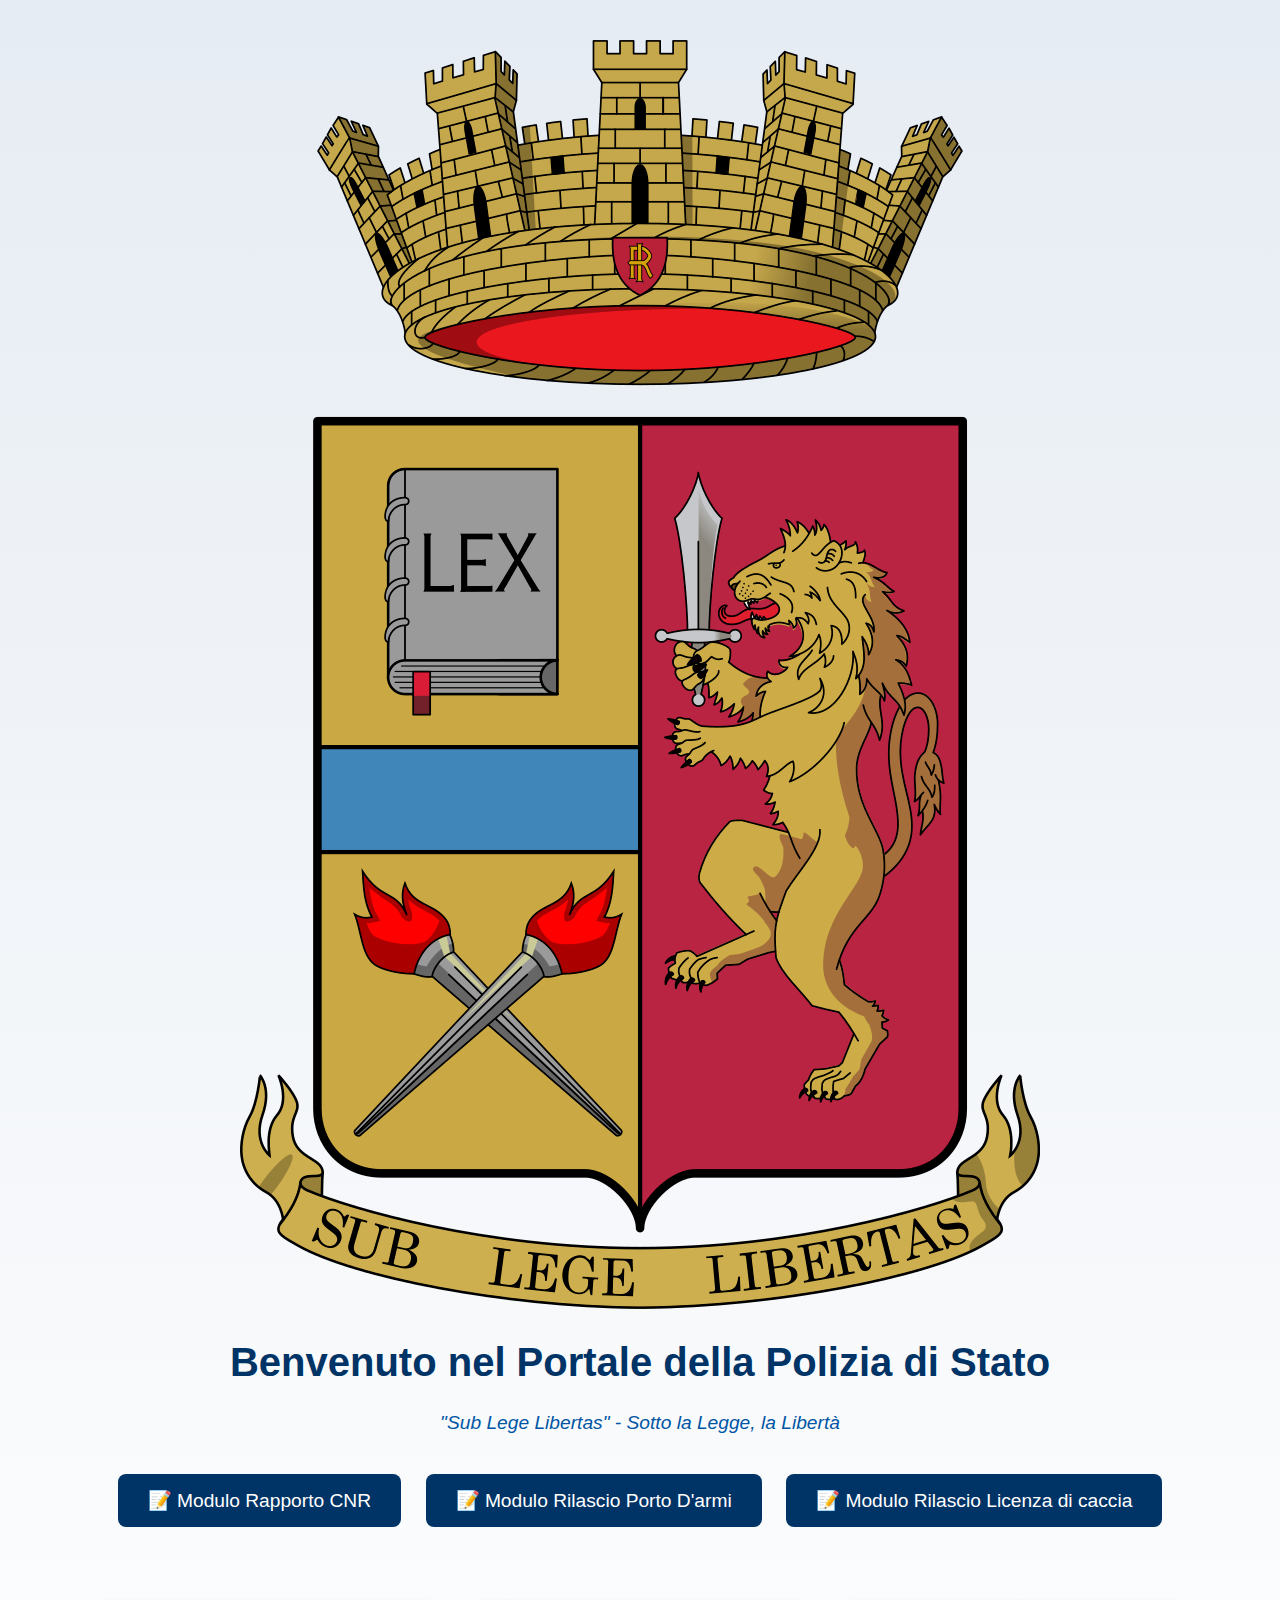
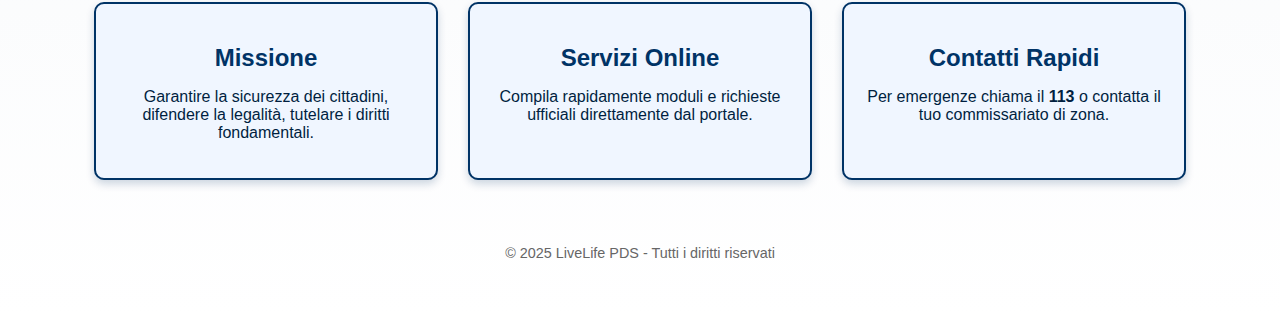
<file: index.html>
<!DOCTYPE html>
<html lang="it">
<head>
    <meta charset="UTF-8">
    <meta name="viewport" content="width=device-width, initial-scale=1.0">
    <title>Pagina Principale - PDS</title>
    <link rel="stylesheet" href="style.css">
</head>
<body>
    <div class="container">
        <header>
            <img src="logo_polizia.png" alt="Logo Polizia di Stato" class="logo">
            <h1>Benvenuto nel Portale della Polizia di Stato</h1>
            <p class="slogan">"Sub Lege Libertas" - Sotto la Legge, la Libertà</p>
        </header>

        <div class="button-group">
            <button onclick="window.location.href='index2.html'">📝 Modulo Rapporto CNR</button>
            <button onclick="window.location.href='index20.html'">📝 Modulo Rilascio Porto D'armi</button>
            <button onclick="window.location.href='index30.html'">📝 Modulo Rilascio Licenza di caccia</button>
        </div>

        <section class="info-boxes">
            <div class="info-box">
                <h2>Missione</h2>
                <p>Garantire la sicurezza dei cittadini, difendere la legalità, tutelare i diritti fondamentali.</p>
            </div>
            <div class="info-box">
                <h2>Servizi Online</h2>
                <p>Compila rapidamente moduli e richieste ufficiali direttamente dal portale.</p>
            </div>
            <div class="info-box">
                <h2>Contatti Rapidi</h2>
                <p>Per emergenze chiama il <strong>113</strong> o contatta il tuo commissariato di zona.</p>
            </div>
        </section>

        <footer>
            <p>© 2025 LiveLife PDS - Tutti i diritti riservati</p>
        </footer>
    </div>
</body>
</html>
</file>
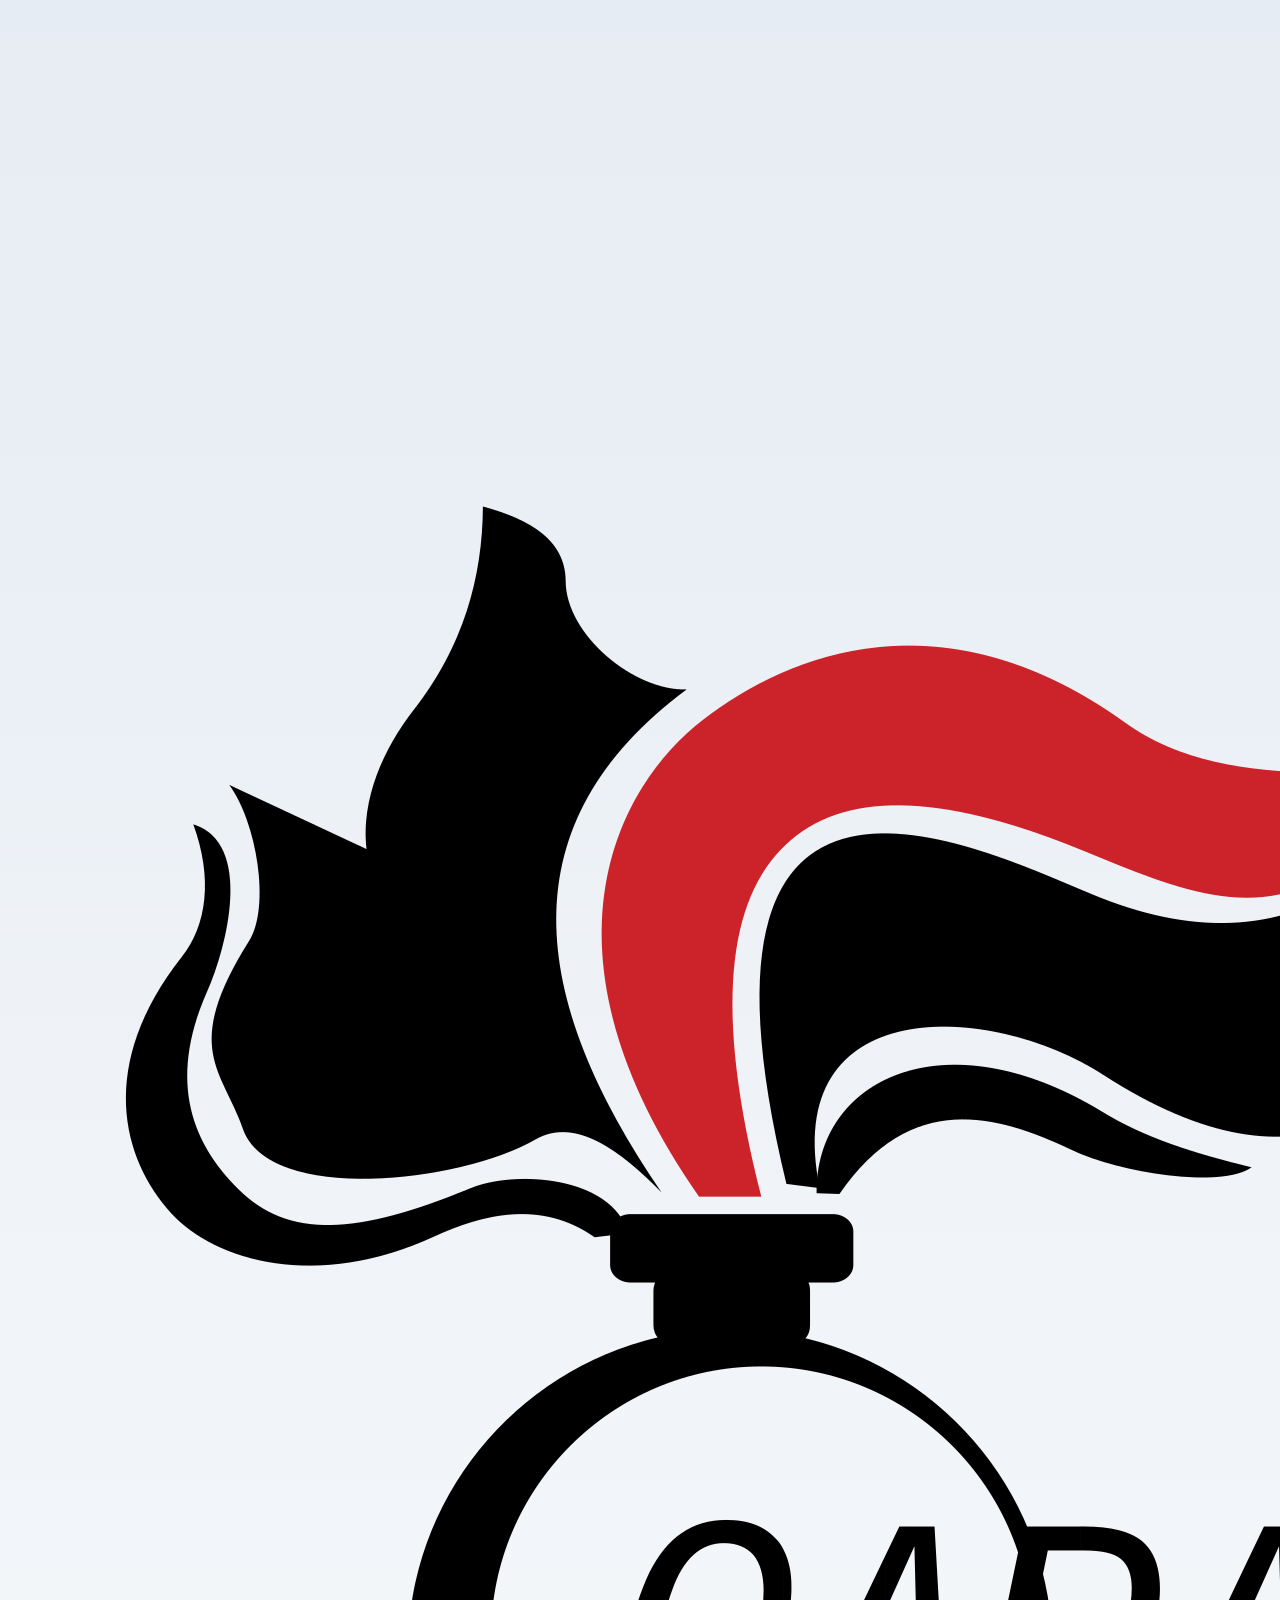
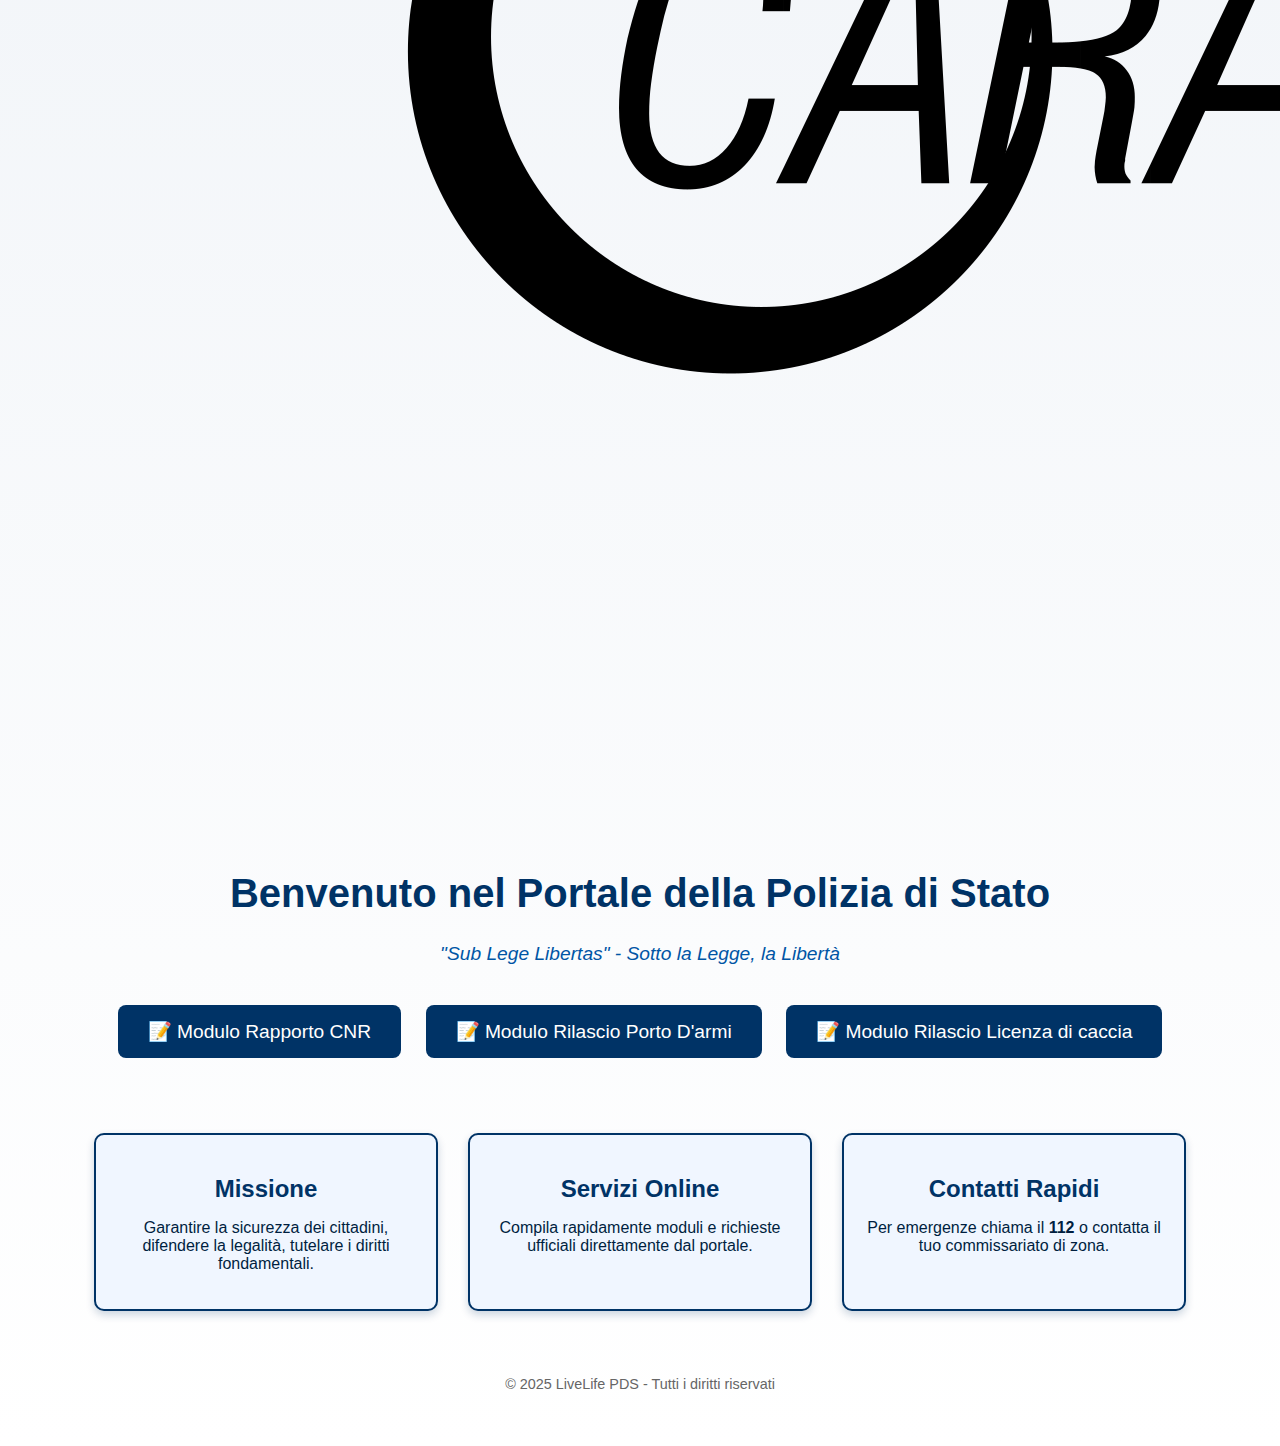
<file: index19.html>
<!DOCTYPE html>
<html lang="it">
<head>
    <meta charset="UTF-8">
    <meta name="viewport" content="width=device-width, initial-scale=1.0">
    <title>Pagina Principale - PDS</title>
    <link rel="stylesheet" href="style.css">
</head>
<body>
    <div class="container">
        <header>
            <img src="logo_carabinieri.png" alt="Logo Polizia di Stato" class="logo">
            <h1>Benvenuto nel Portale della Polizia di Stato</h1>
            <p class="slogan">"Sub Lege Libertas" - Sotto la Legge, la Libertà</p>
        </header>

        <div class="button-group">
            <button onclick="window.location.href='index2.html'">📝 Modulo Rapporto CNR</button>
            <button onclick="window.location.href='index3.html'">📝 Modulo Rilascio Porto D'armi</button>
            <button onclick="window.location.href='index4.html'">📝 Modulo Rilascio Licenza di caccia</button>
        </div>

        <section class="info-boxes">
            <div class="info-box">
                <h2>Missione</h2>
                <p>Garantire la sicurezza dei cittadini, difendere la legalità, tutelare i diritti fondamentali.</p>
            </div>
            <div class="info-box">
                <h2>Servizi Online</h2>
                <p>Compila rapidamente moduli e richieste ufficiali direttamente dal portale.</p>
            </div>
            <div class="info-box">
                <h2>Contatti Rapidi</h2>
                <p>Per emergenze chiama il <strong>112</strong> o contatta il tuo commissariato di zona.</p>
            </div>
        </section>

        <footer>
            <p>© 2025 LiveLife PDS - Tutti i diritti riservati</p>
        </footer>
    </div>
</body>
</html>
</file>
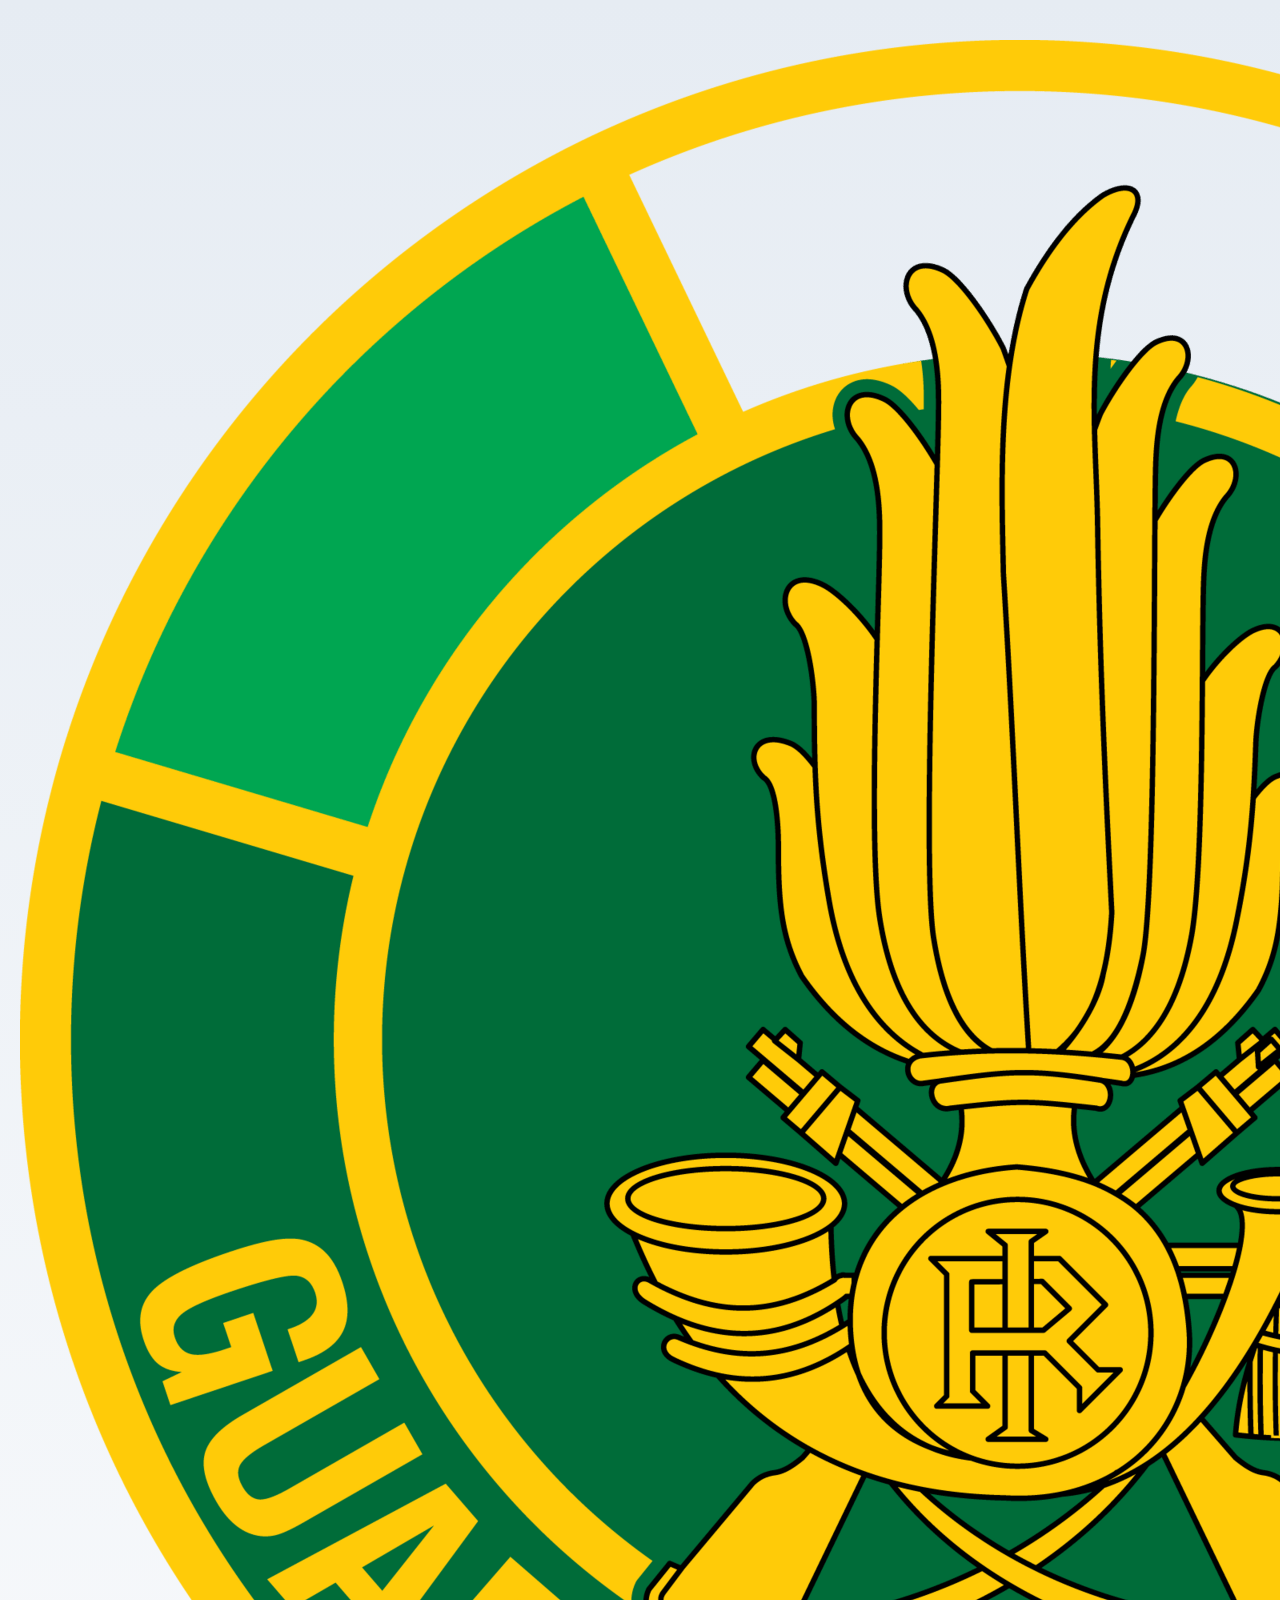
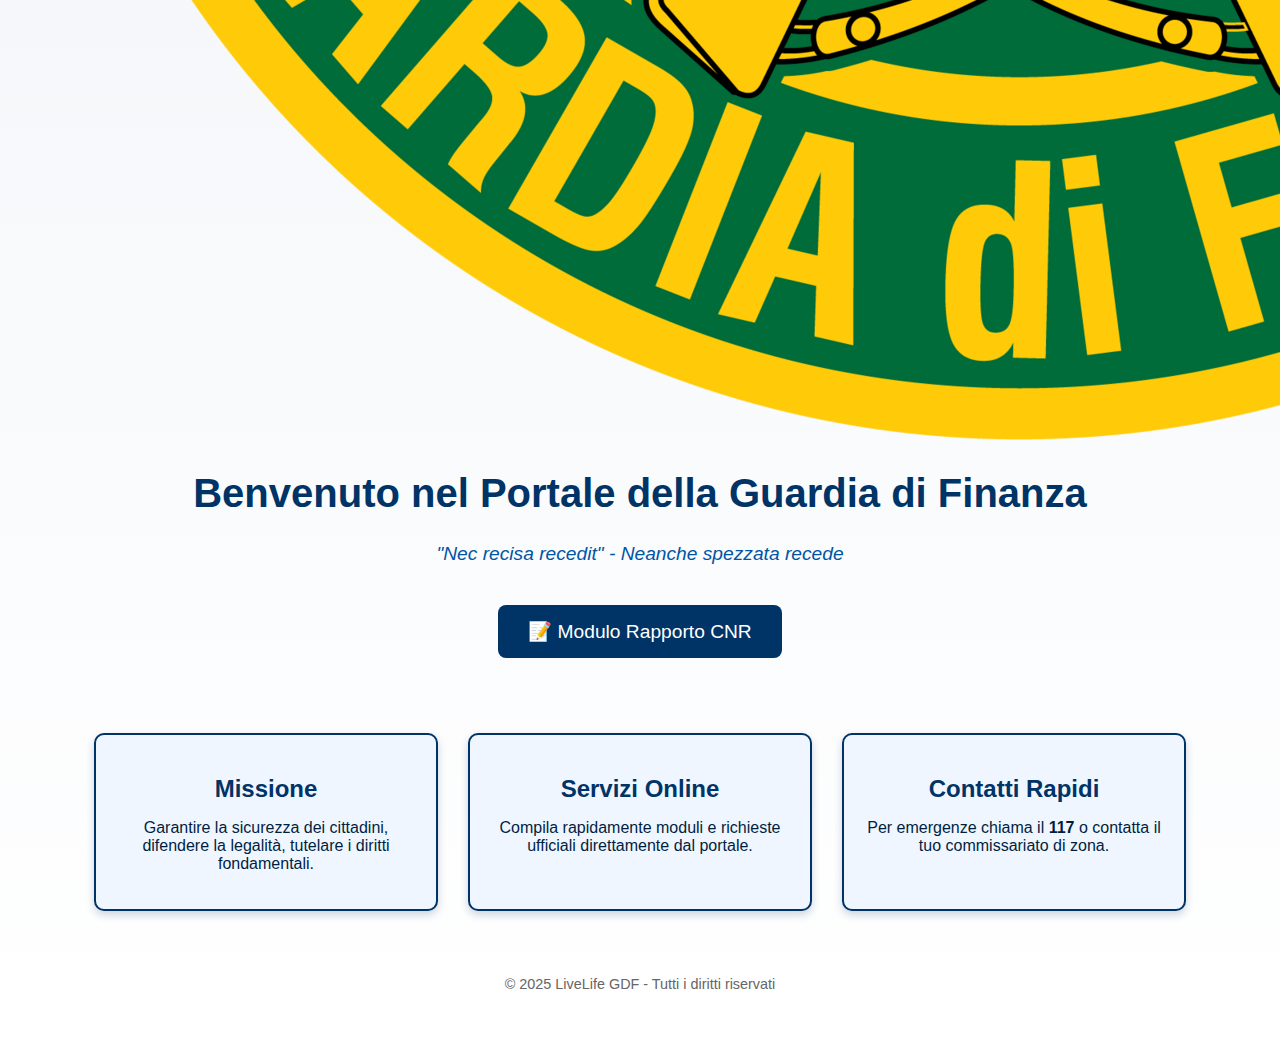
<file: index29.html>
<!DOCTYPE html>
<html lang="it">
<head>
    <meta charset="UTF-8">
    <meta name="viewport" content="width=device-width, initial-scale=1.0">
    <title>Pagina Principale - GDF</title>
    <link rel="stylesheet" href="style.css">
</head>
<body>
    <div class="container">
        <header>
            <img src="logo_finanza.png" alt="Logo Polizia di Stato" class="logo">
            <h1>Benvenuto nel Portale della Guardia di Finanza</h1>
            <p class="slogan">"Nec recisa recedit" - Neanche spezzata recede</p>
        </header>

        <div class="button-group">
            <button onclick="window.location.href='index2.html'">📝 Modulo Rapporto CNR</button>
        </div>

        <section class="info-boxes">
            <div class="info-box">
                <h2>Missione</h2>
                <p>Garantire la sicurezza dei cittadini, difendere la legalità, tutelare i diritti fondamentali.</p>
            </div>
            <div class="info-box">
                <h2>Servizi Online</h2>
                <p>Compila rapidamente moduli e richieste ufficiali direttamente dal portale.</p>
            </div>
            <div class="info-box">
                <h2>Contatti Rapidi</h2>
                <p>Per emergenze chiama il <strong>117</strong> o contatta il tuo commissariato di zona.</p>
            </div>
        </section>

        <footer>
            <p>© 2025 LiveLife GDF - Tutti i diritti riservati</p>
        </footer>
    </div>
</body>
</html>
</file>
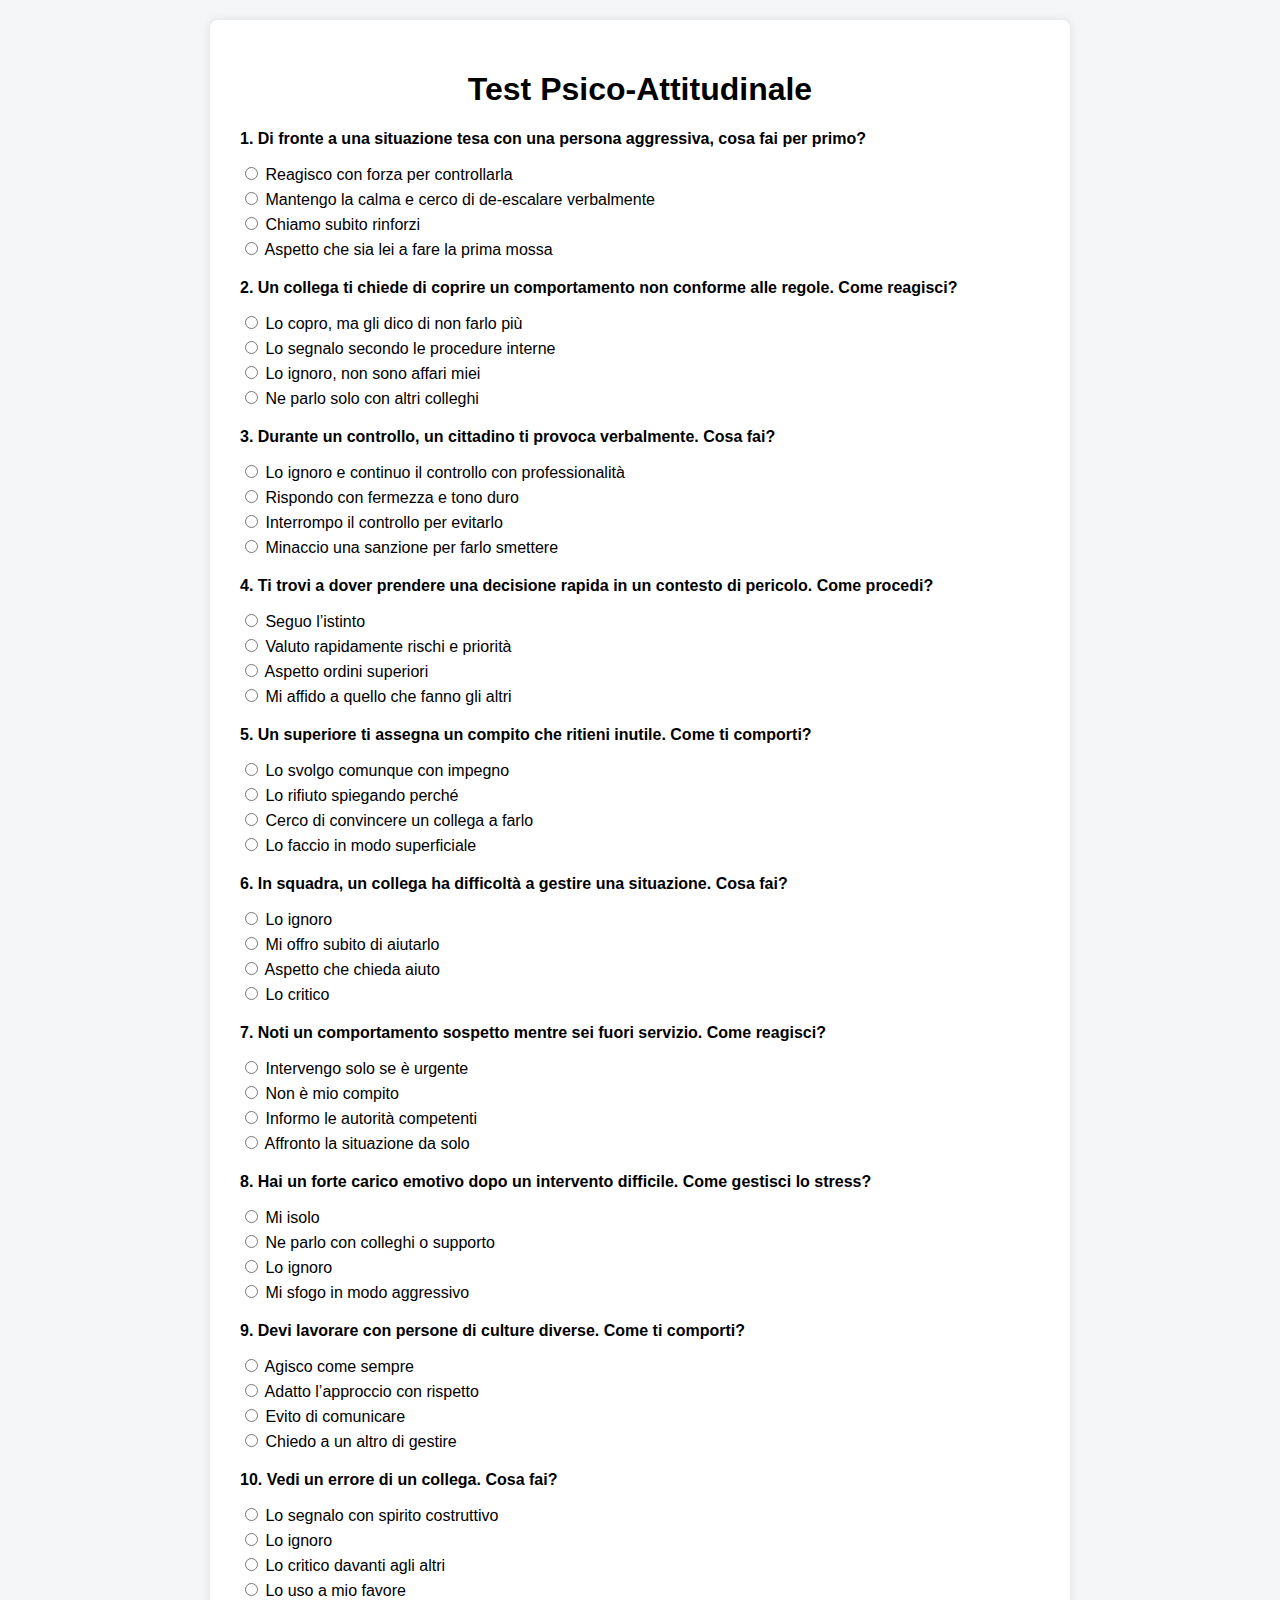
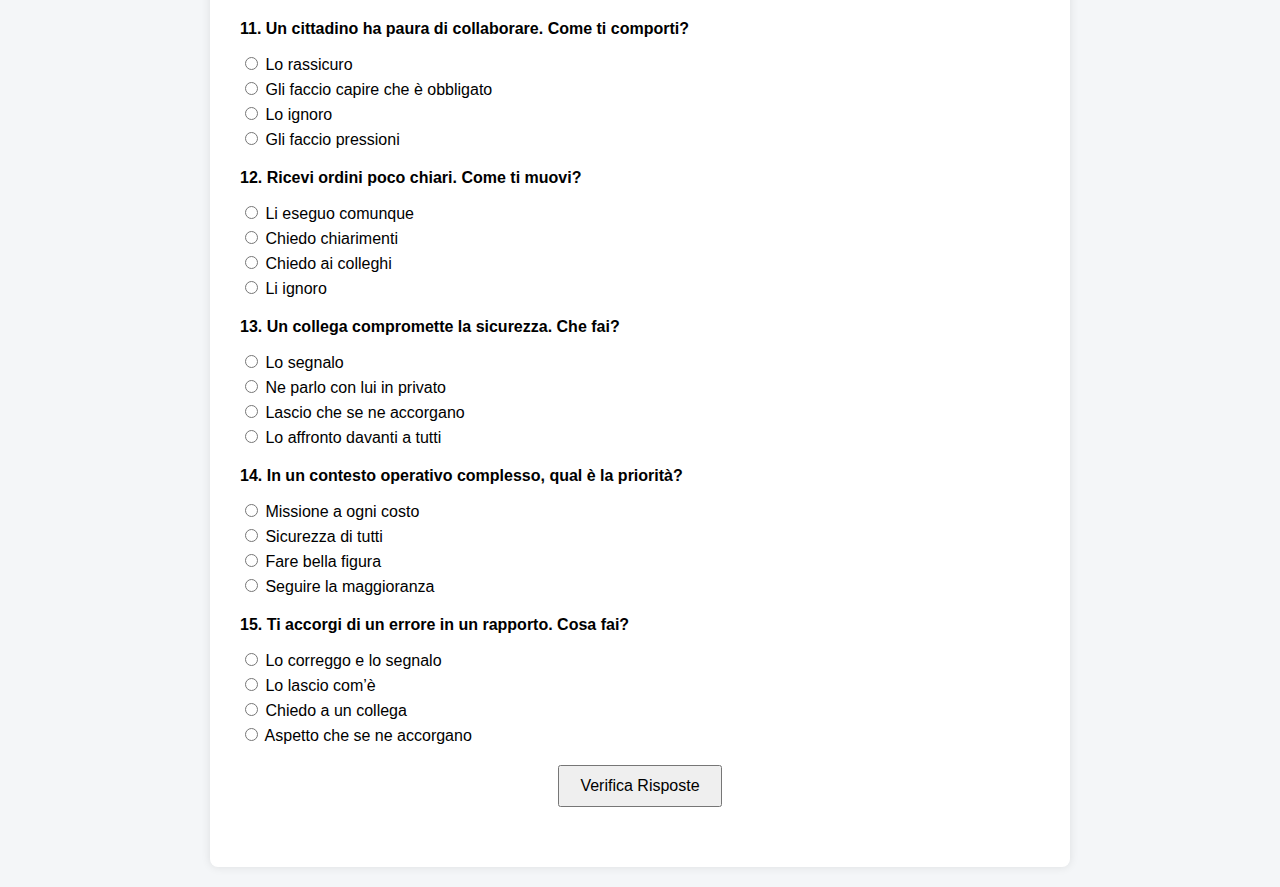
<file: index5.html>
<!DOCTYPE html>
<html lang="it">
<head>
  <meta charset="UTF-8">
  <title>Test Psico-Attitudinale - Polizia di Stato</title>
  <link rel="stylesheet" href="style5.css">
</head>
<body>
  <div class="container">
    <h1>Test Psico-Attitudinale</h1>
    <form id="quiz-form"></form>
    <button id="submit-btn">Verifica Risposte</button>
    <div id="result"></div>
  </div>
  <script src="script5.js"></script>
</body>
</html>
</file>
<file: style.css>
/* Impostazioni generali */
body {
    margin: 0;
    padding: 0;
    font-family: 'Segoe UI', Tahoma, Geneva, Verdana, sans-serif;
    background: linear-gradient(to bottom, #e6ecf3, #ffffff);
    color: #001f3f;
}

/* Navbar */
.navbar {
    display: flex;
    justify-content: space-between;
    align-items: center;
    background-color: #003366;
    padding: 10px 20px;
    color: white;
}

.navbar-left {
    display: flex;
    align-items: center;
}

.logo-navbar {
    width: 40px;
    margin-right: 10px;
}

.navbar-title {
    font-size: 1.5em;
    font-weight: bold;
}

.navbar-right a {
    color: white;
    text-decoration: none;
    margin-left: 20px;
    font-size: 1em;
}

.navbar-right a:hover {
    text-decoration: underline;
}

/* Contenitore principale */
.container {
    text-align: center;
    padding: 40px 20px;
}

/* Header */
header {
    margin-bottom: 30px;
}

h1 {
    font-size: 2.5em;
    color: #003366;
}

.slogan {
    font-size: 1.2em;
    font-style: italic;
    color: #0055a5;
    margin-top: 10px;
}

/* Bottoni */
.button-group {
    margin-top: 30px;
}

.button-group button {
    background-color: #003366;
    color: white;
    border: none;
    padding: 15px 30px;
    margin: 10px;
    font-size: 1.2em;
    border-radius: 8px;
    cursor: pointer;
    transition: background-color 0.3s, transform 0.2s;
}

.button-group button:hover {
    background-color: #0055a5;
    transform: scale(1.05);
}

/* Sezione Informazioni */
.info-boxes {
    display: flex;
    flex-wrap: wrap;
    justify-content: center;
    margin-top: 50px;
}

.info-box {
    background-color: #f0f6ff;
    border: 2px solid #003366;
    border-radius: 10px;
    width: 300px;
    margin: 15px;
    padding: 20px;
    text-align: center;
    box-shadow: 0 4px 8px rgba(0, 51, 102, 0.2);
    transition: transform 0.3s;
}

.info-box:hover {
    transform: translateY(-5px);
}

.info-box h2 {
    color: #003366;
    margin-bottom: 10px;
}

/* Footer */
footer {
    margin-top: 50px;
    font-size: 0.9em;
    color: #666;
}
</file>
<file: style5.css>
body {
  font-family: Arial, sans-serif;
  background-color: #f4f6f8;
  margin: 0;
  padding: 20px;
}

.container {
  max-width: 800px;
  margin: auto;
  background: #ffffff;
  padding: 30px;
  border-radius: 8px;
  box-shadow: 0 0 10px rgba(0, 0, 0, 0.1);
}

h1 {
  text-align: center;
}

.question {
  margin-bottom: 20px;
}

.options label {
  display: block;
  margin-bottom: 5px;
}

.correct {
  background-color: #d4edda;
}

.incorrect {
  background-color: #f8d7da;
}

button {
  display: block;
  margin: 20px auto;
  padding: 10px 20px;
  font-size: 16px;
  cursor: pointer;
}

#result {
  margin-top: 30px;
  text-align: center;
  font-weight: bold;
}
</file>
